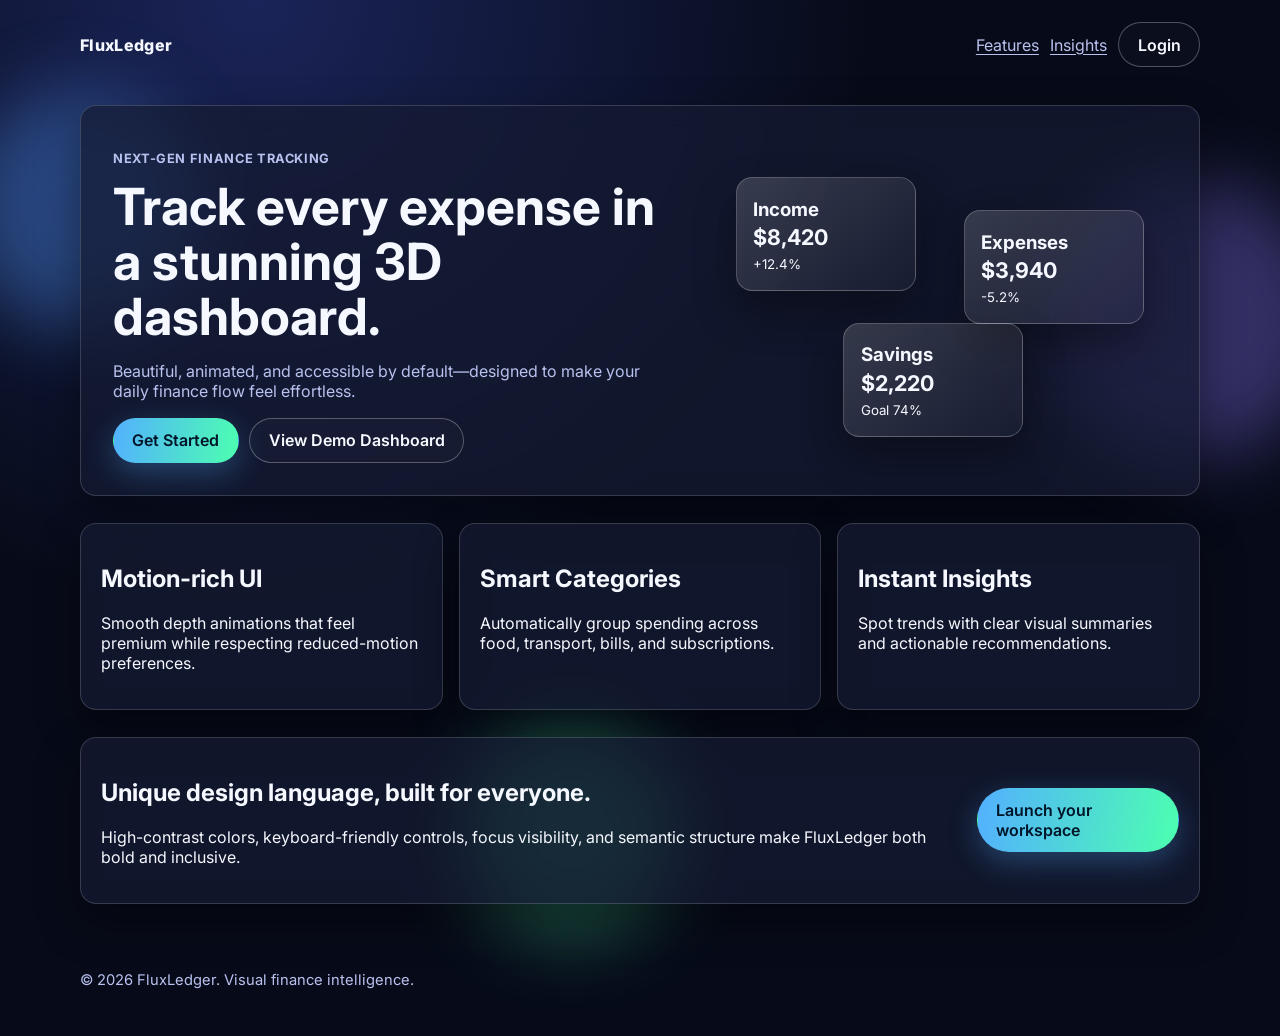
<file: index.html>
<!DOCTYPE html>
<html lang="en">
  <head>
    <meta charset="UTF-8" />
    <meta name="viewport" content="width=device-width, initial-scale=1.0" />
    <title>FluxLedger | 3D Expense Tracking</title>
    <link rel="preconnect" href="https://fonts.googleapis.com" />
    <link rel="preconnect" href="https://fonts.gstatic.com" crossorigin />
    <link
      href="https://fonts.googleapis.com/css2?family=Inter:wght@400;500;600;700;800&display=swap"
      rel="stylesheet"
    />
    <link rel="stylesheet" href="./styles.css" />
  </head>
  <body>
    <a class="skip-link" href="#main-content">Skip to main content</a>

    <div class="bg-orbs" aria-hidden="true">
      <span></span><span></span><span></span>
    </div>

    <header class="site-header">
      <a class="brand" href="./index.html" aria-label="FluxLedger Home">FluxLedger</a>
      <nav aria-label="Primary">
        <a href="#features">Features</a>
        <a href="#insights">Insights</a>
        <a href="./login.html" class="btn btn-ghost">Login</a>
      </nav>
    </header>

    <main id="main-content">
      <section class="hero card-3d">
        <div class="hero-copy">
          <p class="eyebrow">Next-gen finance tracking</p>
          <h1>Track every expense in a stunning 3D dashboard.</h1>
          <p>
            Beautiful, animated, and accessible by default—designed to make your daily finance flow
            feel effortless.
          </p>
          <div class="hero-actions">
            <a class="btn btn-primary" href="./login.html">Get Started</a>
            <a class="btn btn-ghost" href="./dashboard.html">View Demo Dashboard</a>
          </div>
        </div>
        <div class="hero-visual" aria-hidden="true">
          <div class="floating-card income">
            <h3>Income</h3>
            <p>$8,420</p>
            <small>+12.4%</small>
          </div>
          <div class="floating-card expense">
            <h3>Expenses</h3>
            <p>$3,940</p>
            <small>-5.2%</small>
          </div>
          <div class="floating-card saving">
            <h3>Savings</h3>
            <p>$2,220</p>
            <small>Goal 74%</small>
          </div>
        </div>
      </section>

      <section id="features" class="section-grid">
        <article class="feature card-3d">
          <h2>Motion-rich UI</h2>
          <p>Smooth depth animations that feel premium while respecting reduced-motion preferences.</p>
        </article>
        <article class="feature card-3d">
          <h2>Smart Categories</h2>
          <p>Automatically group spending across food, transport, bills, and subscriptions.</p>
        </article>
        <article class="feature card-3d">
          <h2>Instant Insights</h2>
          <p>Spot trends with clear visual summaries and actionable recommendations.</p>
        </article>
      </section>

      <section id="insights" class="insight card-3d">
        <div>
          <h2>Unique design language, built for everyone.</h2>
          <p>
            High-contrast colors, keyboard-friendly controls, focus visibility, and semantic structure
            make FluxLedger both bold and inclusive.
          </p>
        </div>
        <a class="btn btn-primary" href="./login.html">Launch your workspace</a>
      </section>
    </main>

    <footer class="site-footer">
      <p>© 2026 FluxLedger. Visual finance intelligence.</p>
    </footer>
  </body>
</html>
</file>
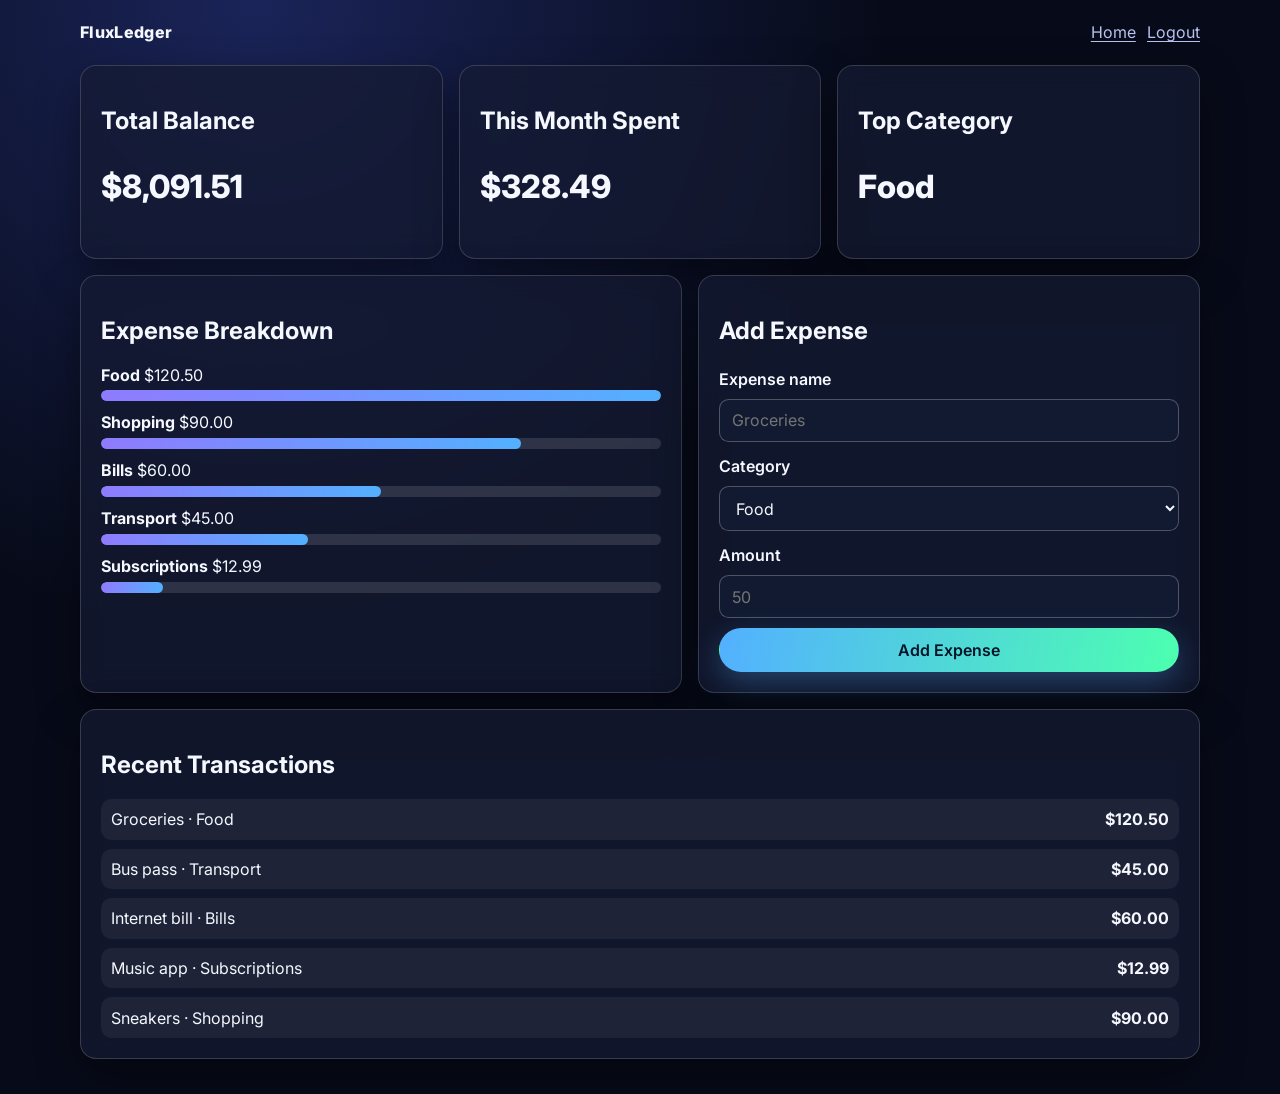
<file: dashboard.html>
<!DOCTYPE html>
<html lang="en">
  <head>
    <meta charset="UTF-8" />
    <meta name="viewport" content="width=device-width, initial-scale=1.0" />
    <title>Dashboard | FluxLedger</title>
    <link rel="preconnect" href="https://fonts.googleapis.com" />
    <link rel="preconnect" href="https://fonts.gstatic.com" crossorigin />
    <link
      href="https://fonts.googleapis.com/css2?family=Inter:wght@400;500;600;700;800&display=swap"
      rel="stylesheet"
    />
    <link rel="stylesheet" href="./styles.css" />
  </head>
  <body>
    <a class="skip-link" href="#dashboard-main">Skip to dashboard</a>

    <header class="site-header">
      <a class="brand" href="./index.html">FluxLedger</a>
      <nav aria-label="Dashboard navigation">
        <a href="./index.html">Home</a>
        <a href="./login.html">Logout</a>
      </nav>
    </header>

    <main id="dashboard-main" class="dashboard">
      <section class="stat-row">
        <article class="stat card-3d">
          <h2>Total Balance</h2>
          <p class="big" id="total-balance">$0</p>
        </article>
        <article class="stat card-3d">
          <h2>This Month Spent</h2>
          <p class="big" id="month-spent">$0</p>
        </article>
        <article class="stat card-3d">
          <h2>Top Category</h2>
          <p class="big" id="top-category">—</p>
        </article>
      </section>

      <section class="panel-grid">
        <article class="panel card-3d">
          <h2>Expense Breakdown</h2>
          <div class="bars" id="expense-bars" aria-live="polite"></div>
        </article>

        <article class="panel card-3d">
          <h2>Add Expense</h2>
          <form id="expense-form" class="expense-form">
            <label for="expense-name">Expense name</label>
            <input id="expense-name" name="name" required placeholder="Groceries" />

            <label for="expense-category">Category</label>
            <select id="expense-category" name="category" required>
              <option value="Food">Food</option>
              <option value="Transport">Transport</option>
              <option value="Bills">Bills</option>
              <option value="Subscriptions">Subscriptions</option>
              <option value="Shopping">Shopping</option>
            </select>

            <label for="expense-amount">Amount</label>
            <input id="expense-amount" name="amount" type="number" min="1" step="0.01" required placeholder="50" />

            <button type="submit" class="btn btn-primary">Add Expense</button>
          </form>
        </article>
      </section>

      <section class="transactions card-3d">
        <h2>Recent Transactions</h2>
        <ul id="transaction-list"></ul>
      </section>
    </main>

    <script src="./app.js"></script>
  </body>
</html>
</file>
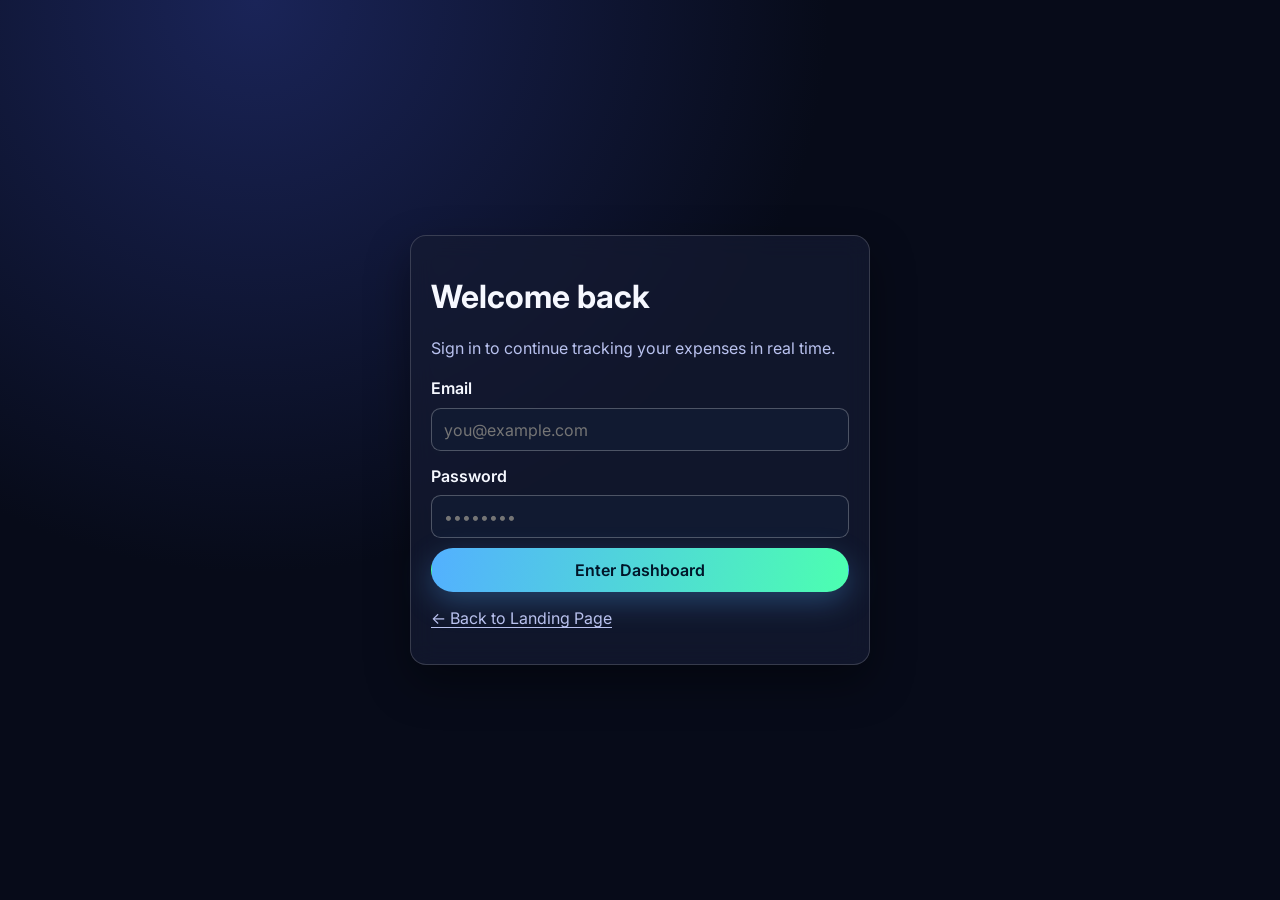
<file: login.html>
<!DOCTYPE html>
<html lang="en">
  <head>
    <meta charset="UTF-8" />
    <meta name="viewport" content="width=device-width, initial-scale=1.0" />
    <title>Login | FluxLedger</title>
    <link rel="preconnect" href="https://fonts.googleapis.com" />
    <link rel="preconnect" href="https://fonts.gstatic.com" crossorigin />
    <link
      href="https://fonts.googleapis.com/css2?family=Inter:wght@400;500;600;700;800&display=swap"
      rel="stylesheet"
    />
    <link rel="stylesheet" href="./styles.css" />
  </head>
  <body class="centered-page">
    <a class="skip-link" href="#login-main">Skip to login form</a>

    <main id="login-main" class="login-wrapper card-3d" aria-labelledby="login-title">
      <h1 id="login-title">Welcome back</h1>
      <p class="subtext">Sign in to continue tracking your expenses in real time.</p>

      <form class="login-form" action="./dashboard.html" method="get">
        <label for="email">Email</label>
        <input id="email" name="email" type="email" autocomplete="email" placeholder="you@example.com" required />

        <label for="password">Password</label>
        <input
          id="password"
          name="password"
          type="password"
          autocomplete="current-password"
          placeholder="••••••••"
          required
        />

        <button type="submit" class="btn btn-primary">Enter Dashboard</button>
      </form>

      <p><a href="./index.html">← Back to Landing Page</a></p>
    </main>
  </body>
</html>
</file>
<file: styles.css>
:root {
  color-scheme: dark;
  --bg: #070b19;
  --surface: rgba(22, 27, 50, 0.72);
  --surface-strong: #111a31;
  --text: #f6f8ff;
  --muted: #b9c2ef;
  --primary: #53b0ff;
  --secondary: #8f7bff;
  --success: #4cffb0;
  --danger: #ff6f9f;
  --ring: #9ed2ff;
}

* {
  box-sizing: border-box;
}

body {
  margin: 0;
  min-height: 100vh;
  font-family: "Inter", system-ui, sans-serif;
  background: radial-gradient(circle at 20% 0%, #1a2458 0%, var(--bg) 42%), var(--bg);
  color: var(--text);
}

.skip-link {
  position: absolute;
  left: -9999px;
  top: 0;
}

.skip-link:focus {
  left: 1rem;
  top: 1rem;
  z-index: 999;
  padding: 0.75rem 1rem;
  border-radius: 0.5rem;
  background: #fff;
  color: #000;
}

.bg-orbs span {
  position: fixed;
  display: block;
  border-radius: 50%;
  filter: blur(35px);
  z-index: -1;
  animation: drift 12s ease-in-out infinite alternate;
}

.bg-orbs span:nth-child(1) {
  width: 240px;
  height: 240px;
  background: rgba(84, 155, 255, 0.35);
  left: -40px;
  top: 10%;
}

.bg-orbs span:nth-child(2) {
  width: 280px;
  height: 280px;
  background: rgba(143, 123, 255, 0.33);
  right: -50px;
  top: 20%;
  animation-delay: 0.6s;
}

.bg-orbs span:nth-child(3) {
  width: 220px;
  height: 220px;
  background: rgba(76, 255, 176, 0.3);
  left: 36%;
  bottom: -40px;
  animation-delay: 0.9s;
}

.site-header,
main,
.site-footer {
  width: min(1120px, 92vw);
  margin-inline: auto;
}

.site-header {
  padding: 1.4rem 0;
  display: flex;
  justify-content: space-between;
  align-items: center;
}

.brand {
  color: var(--text);
  text-decoration: none;
  font-weight: 800;
  letter-spacing: 0.02em;
}

nav {
  display: flex;
  gap: 0.7rem;
  align-items: center;
}

nav a,
a {
  color: var(--muted);
  text-underline-offset: 0.2em;
}

.btn {
  border: 1px solid transparent;
  border-radius: 999px;
  padding: 0.7rem 1.15rem;
  text-decoration: none;
  display: inline-flex;
  justify-content: center;
  align-items: center;
  gap: 0.4rem;
  font-weight: 600;
  transition: transform 0.2s ease, box-shadow 0.2s ease;
}

.btn:focus-visible,
a:focus-visible,
input:focus-visible,
select:focus-visible,
button:focus-visible {
  outline: 3px solid var(--ring);
  outline-offset: 2px;
}

.btn:hover {
  transform: translateY(-1px);
}

.btn-primary {
  color: #001529;
  background: linear-gradient(100deg, var(--primary), var(--success));
  box-shadow: 0 10px 30px rgba(83, 176, 255, 0.3);
}

.btn-ghost {
  color: var(--text);
  border-color: rgba(255, 255, 255, 0.28);
  background: rgba(255, 255, 255, 0.02);
}

.hero {
  display: grid;
  grid-template-columns: 1.2fr 1fr;
  gap: 1.4rem;
  margin-top: 1rem;
  padding: 2rem;
}

.hero h1 {
  margin: 0.2rem 0 0.8rem;
  font-size: clamp(2rem, 4vw, 3.4rem);
  line-height: 1.08;
}

.eyebrow {
  color: var(--success);
  font-weight: 700;
  letter-spacing: 0.05em;
  text-transform: uppercase;
  font-size: 0.8rem;
}

.hero-copy p {
  color: var(--muted);
  max-width: 56ch;
}

.hero-actions {
  display: flex;
  flex-wrap: wrap;
  gap: 0.65rem;
  margin-top: 1.1rem;
}

.hero-visual {
  position: relative;
  min-height: 280px;
  perspective: 1000px;
}

.floating-card {
  position: absolute;
  border-radius: 1rem;
  padding: 1.05rem;
  width: 180px;
  background: linear-gradient(140deg, rgba(255, 255, 255, 0.16), rgba(255, 255, 255, 0.03));
  border: 1px solid rgba(255, 255, 255, 0.22);
  box-shadow: 0 20px 40px rgba(0, 0, 0, 0.35);
  animation: float 5.5s ease-in-out infinite;
}

.floating-card h3,
.floating-card p,
.floating-card small {
  margin: 0.2rem 0;
}

.floating-card p {
  font-size: 1.35rem;
  font-weight: 700;
}

.income {
  left: 8%;
  top: 12%;
}

.expense {
  right: 5%;
  top: 22%;
  animation-delay: 0.5s;
}

.saving {
  left: 31%;
  bottom: 8%;
  animation-delay: 0.9s;
}

.section-grid {
  margin-top: 1.7rem;
  display: grid;
  grid-template-columns: repeat(3, minmax(0, 1fr));
  gap: 1rem;
}

.feature,
.insight,
.login-wrapper,
.stat,
.panel,
.transactions {
  padding: 1.25rem;
}

.insight {
  margin: 1.7rem 0 2.3rem;
  display: flex;
  align-items: center;
  justify-content: space-between;
  gap: 1rem;
}

.site-footer {
  padding: 1rem 0 2rem;
  color: var(--muted);
  font-size: 0.92rem;
}

.card-3d {
  background: var(--surface);
  border: 1px solid rgba(255, 255, 255, 0.16);
  border-radius: 1rem;
  box-shadow: 0 18px 44px rgba(0, 0, 0, 0.4);
  backdrop-filter: blur(12px);
  transform-style: preserve-3d;
  transition: transform 0.25s ease;
}

.card-3d:hover {
  transform: translateY(-4px) rotateX(1deg) rotateY(-1deg);
}

.centered-page {
  display: grid;
  place-items: center;
  padding: 1rem;
}

.login-wrapper {
  width: min(460px, 100%);
}

.subtext {
  color: var(--muted);
}

.login-form,
.expense-form {
  display: grid;
  gap: 0.6rem;
}

label {
  font-weight: 600;
  margin-top: 0.3rem;
}

input,
select,
button {
  font: inherit;
}

input,
select {
  border-radius: 0.6rem;
  border: 1px solid rgba(255, 255, 255, 0.25);
  padding: 0.66rem 0.75rem;
  color: var(--text);
  background: var(--surface-strong);
}

.dashboard {
  display: grid;
  gap: 1rem;
  padding-bottom: 2.2rem;
}

.stat-row {
  display: grid;
  gap: 1rem;
  grid-template-columns: repeat(3, minmax(0, 1fr));
}

.big {
  font-size: clamp(1.4rem, 3vw, 2rem);
  font-weight: 800;
}

.panel-grid {
  display: grid;
  grid-template-columns: 1.2fr 1fr;
  gap: 1rem;
}

.bars {
  display: grid;
  gap: 0.7rem;
}

.bar-item {
  display: grid;
  gap: 0.35rem;
}

.bar-track {
  width: 100%;
  height: 0.7rem;
  border-radius: 999px;
  background: rgba(255, 255, 255, 0.12);
  overflow: hidden;
}

.bar-fill {
  height: 100%;
  border-radius: 999px;
  background: linear-gradient(90deg, var(--secondary), var(--primary));
  transform-origin: left;
  animation: grow 0.85s ease;
}

.transactions ul,
#transaction-list {
  list-style: none;
  margin: 0;
  padding: 0;
  display: grid;
  gap: 0.55rem;
}

.transaction {
  display: flex;
  justify-content: space-between;
  gap: 0.8rem;
  padding: 0.65rem;
  border-radius: 0.65rem;
  background: rgba(255, 255, 255, 0.06);
}

@keyframes float {
  0%,
  100% {
    transform: translateY(0) rotate3d(1, 1, 0, 0deg);
  }
  50% {
    transform: translateY(-9px) rotate3d(1, 1, 0, 4deg);
  }
}

@keyframes drift {
  from {
    transform: translate3d(0, 0, 0);
  }
  to {
    transform: translate3d(30px, 26px, 0);
  }
}

@keyframes grow {
  from {
    transform: scaleX(0.08);
  }
  to {
    transform: scaleX(1);
  }
}

@media (max-width: 900px) {
  .hero,
  .panel-grid,
  .section-grid,
  .stat-row,
  .insight {
    grid-template-columns: 1fr;
  }

  .insight {
    align-items: flex-start;
  }

  .hero-visual {
    min-height: 240px;
  }
}

@media (prefers-reduced-motion: reduce) {
  *,
  *::before,
  *::after {
    animation-duration: 0.01ms !important;
    animation-iteration-count: 1 !important;
    transition-duration: 0.01ms !important;
    scroll-behavior: auto !important;
  }
}
</file>
